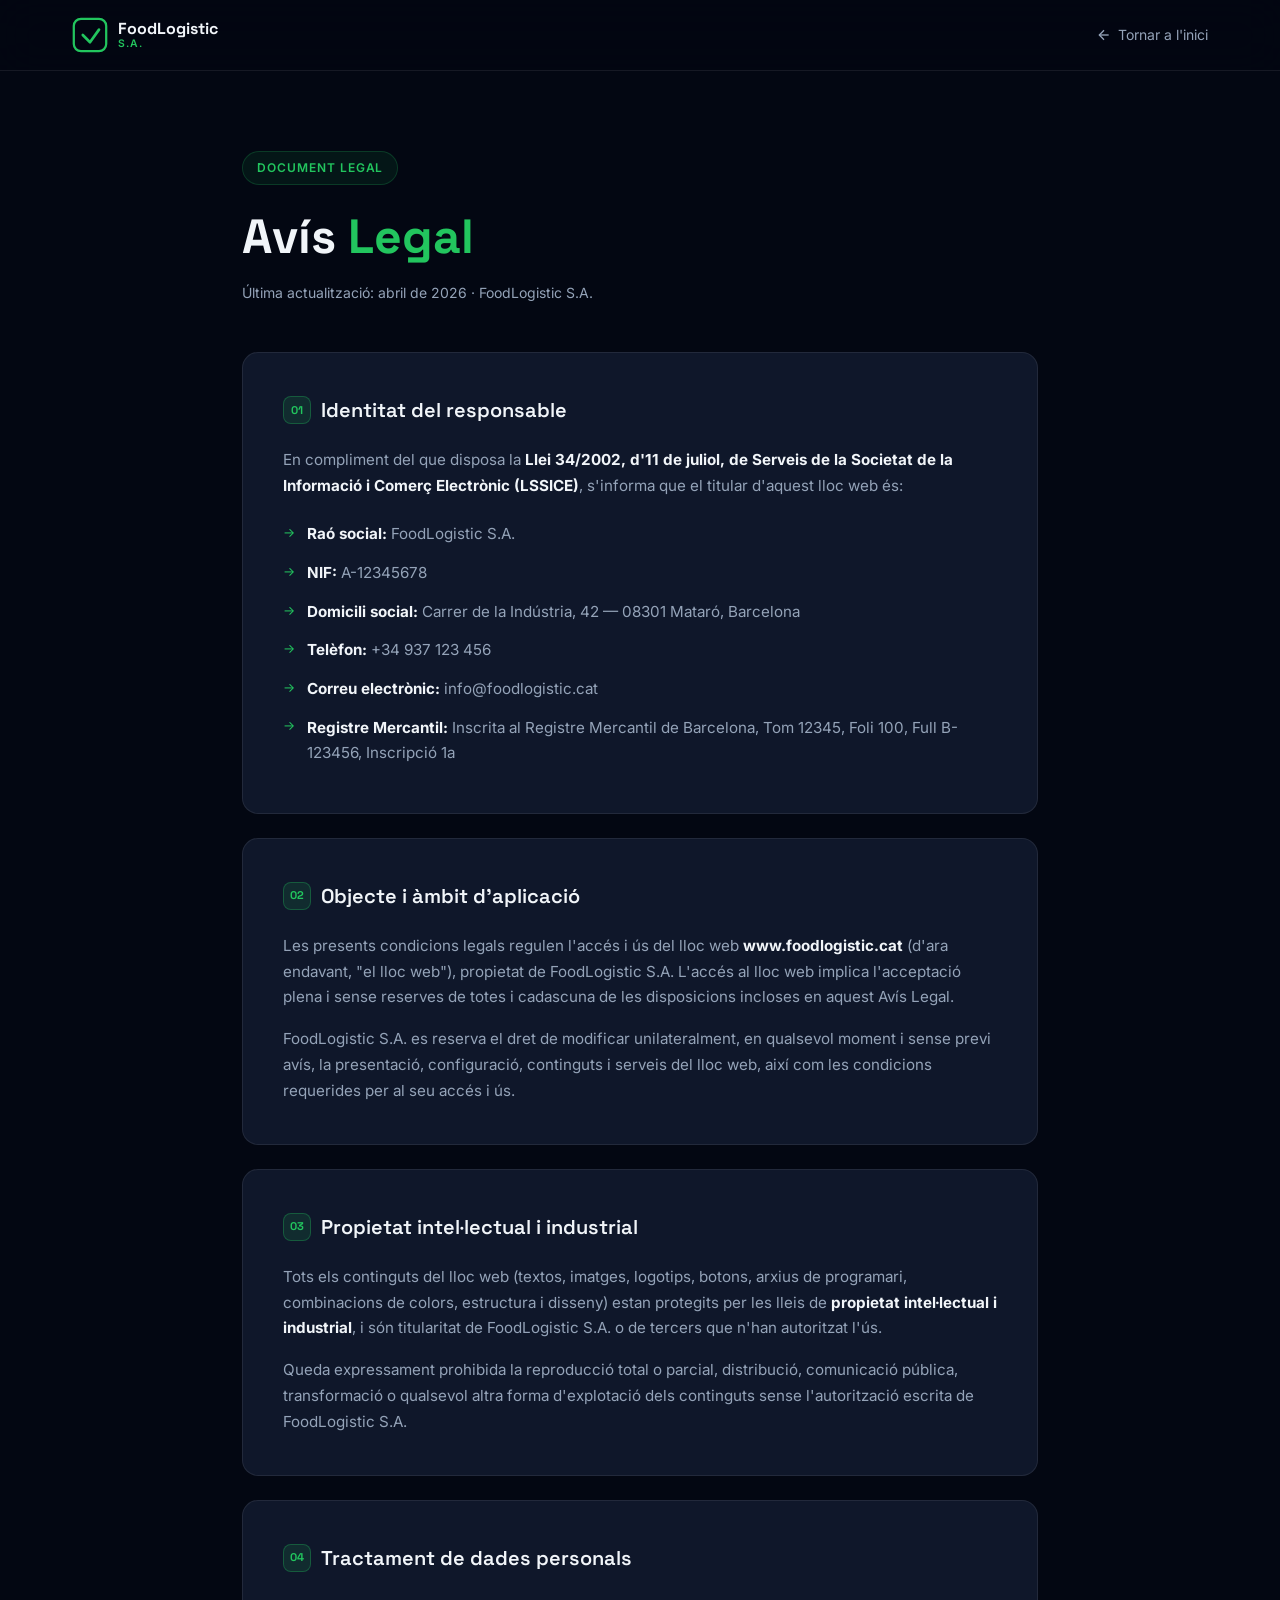
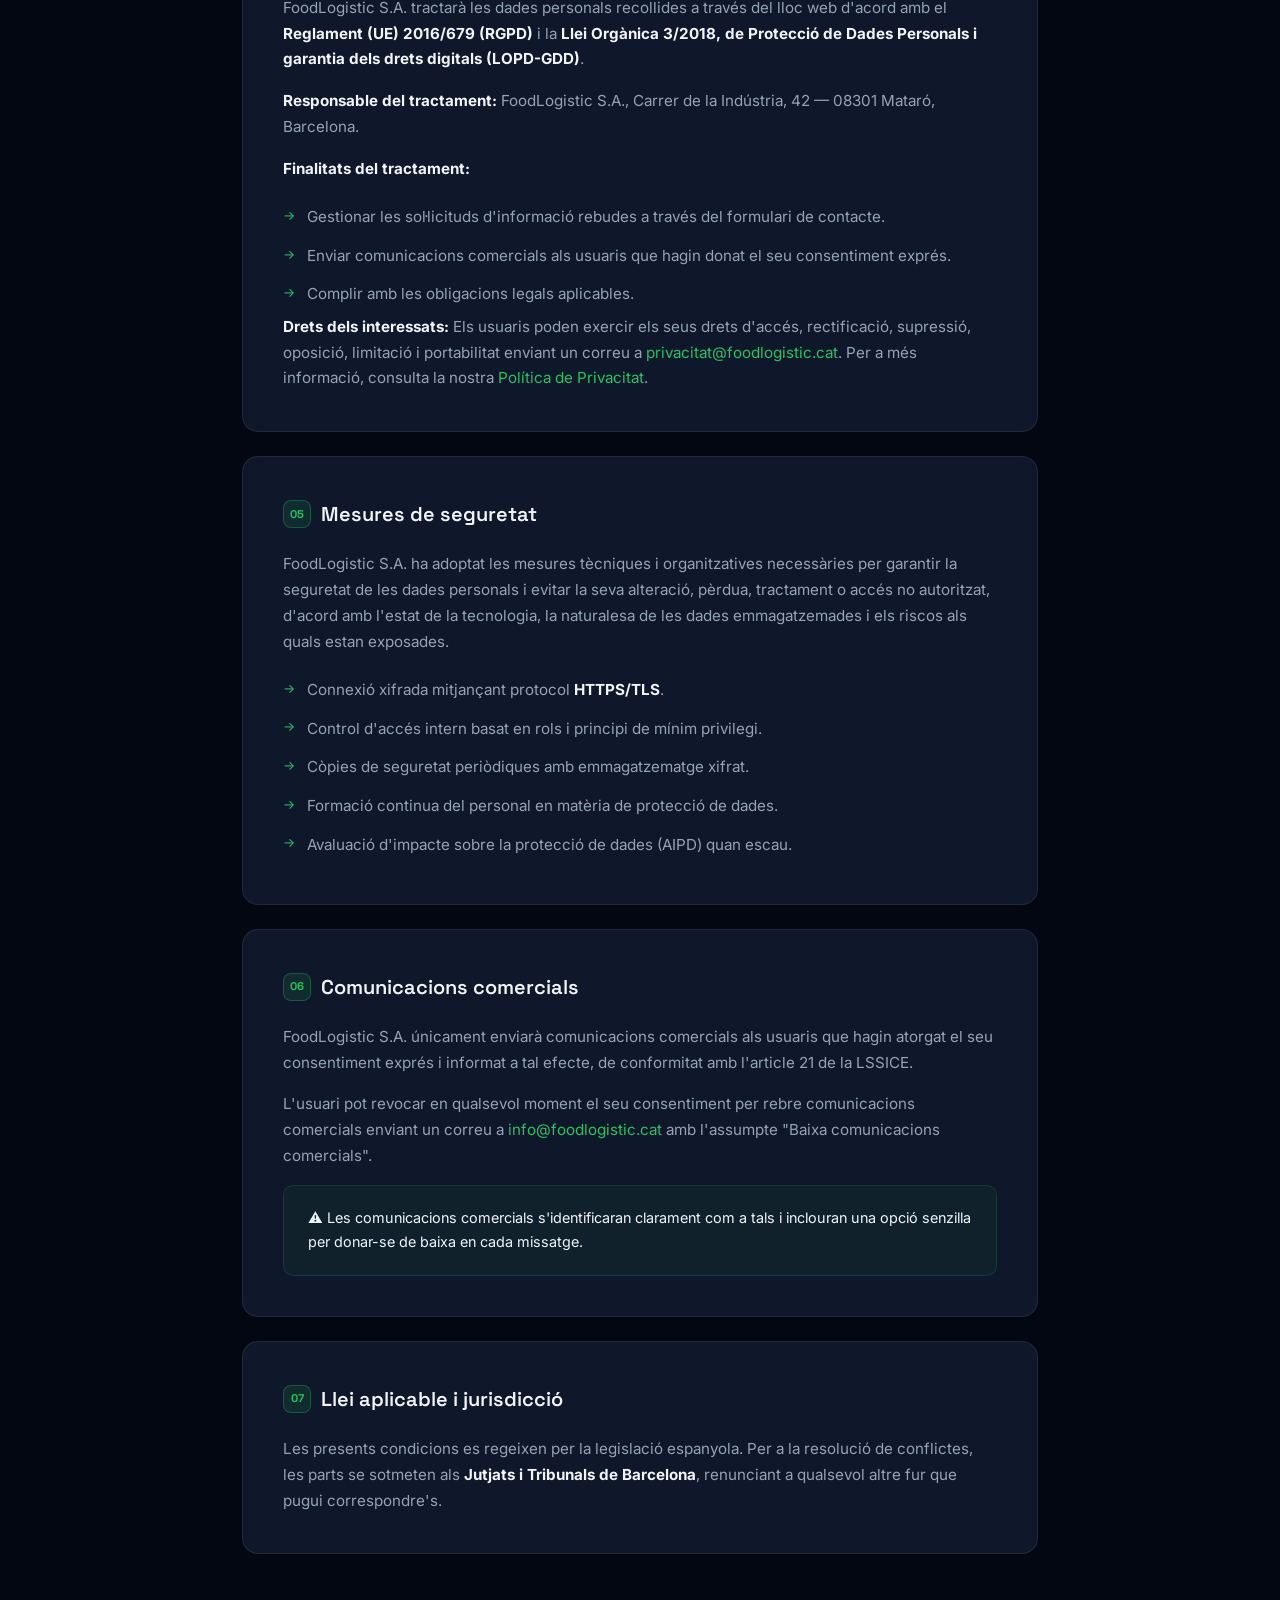
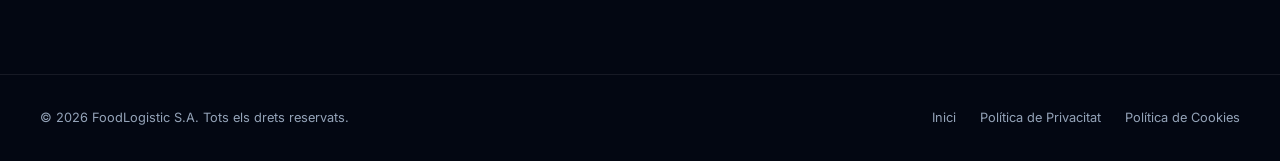
<file: docs/avis-legal.html>
<!DOCTYPE html>
<html lang="ca">
<head>
    <meta charset="UTF-8">
    <meta name="viewport" content="width=device-width, initial-scale=1.0">
    <title>Avís Legal — FoodLogistic S.A.</title>
    <link rel="preconnect" href="https://fonts.googleapis.com">
    <link rel="preconnect" href="https://fonts.gstatic.com" crossorigin>
    <link href="https://fonts.googleapis.com/css2?family=Inter:wght@300;400;500;600;700;800;900&family=Space+Grotesk:wght@400;500;600;700&display=swap" rel="stylesheet">
    <style>
        *, *::before, *::after { box-sizing: border-box; margin: 0; padding: 0; }
        :root {
            --green: #22c55e;
            --green-dark: #16a34a;
            --bg: #030712;
            --bg-2: #0f172a;
            --border: rgba(255,255,255,0.08);
            --text: #f1f5f9;
            --text-muted: #94a3b8;
            --font: 'Inter', sans-serif;
        }
        body { background: var(--bg); color: var(--text); font-family: var(--font); line-height: 1.7; }

        /* Header */
        .header { position: sticky; top: 0; z-index: 100; background: rgba(3,7,18,0.85); backdrop-filter: blur(20px); border-bottom: 1px solid var(--border); }
        .navbar { max-width: 1200px; margin: 0 auto; padding: 0 2rem; height: 70px; display: flex; align-items: center; justify-content: space-between; }
        .logo { display: flex; align-items: center; gap: 10px; text-decoration: none; }
        .logo-text { display: flex; flex-direction: column; line-height: 1.1; }
        .logo-name { font-family: 'Space Grotesk', sans-serif; font-weight: 700; font-size: 1rem; color: var(--text); }
        .logo-suffix { font-size: 0.65rem; color: var(--green); font-weight: 600; letter-spacing: 0.1em; }
        .back-btn { display: flex; align-items: center; gap: 6px; color: var(--text-muted); text-decoration: none; font-size: 0.875rem; transition: color 0.2s; }
        .back-btn:hover { color: var(--green); }
        .back-btn svg { transition: transform 0.2s; }
        .back-btn:hover svg { transform: translateX(-3px); }

        /* Hero legal */
        .legal-hero { padding: 5rem 2rem 3rem; max-width: 860px; margin: 0 auto; }
        .legal-tag { display: inline-flex; align-items: center; gap: 8px; background: rgba(34,197,94,0.08); border: 1px solid rgba(34,197,94,0.2); color: var(--green); font-size: 0.75rem; font-weight: 600; letter-spacing: 0.08em; text-transform: uppercase; padding: 6px 14px; border-radius: 100px; margin-bottom: 1.5rem; }
        .legal-title { font-family: 'Space Grotesk', sans-serif; font-size: clamp(2rem, 5vw, 3rem); font-weight: 700; line-height: 1.15; margin-bottom: 1rem; }
        .legal-title span { color: var(--green); }
        .legal-meta { color: var(--text-muted); font-size: 0.875rem; }

        /* Content */
        .legal-content { max-width: 860px; margin: 0 auto; padding: 0 2rem 6rem; }
        .legal-section { background: var(--bg-2); border: 1px solid var(--border); border-radius: 16px; padding: 2.5rem; margin-bottom: 1.5rem; transition: border-color 0.3s; }
        .legal-section:hover { border-color: rgba(34,197,94,0.2); }
        .legal-section h2 { font-family: 'Space Grotesk', sans-serif; font-size: 1.25rem; font-weight: 600; color: var(--text); margin-bottom: 1.25rem; display: flex; align-items: center; gap: 10px; }
        .section-num { width: 28px; height: 28px; background: rgba(34,197,94,0.12); border: 1px solid rgba(34,197,94,0.3); border-radius: 8px; display: flex; align-items: center; justify-content: center; font-size: 0.7rem; font-weight: 700; color: var(--green); flex-shrink: 0; }
        .legal-section p { color: var(--text-muted); margin-bottom: 1rem; font-size: 0.95rem; }
        .legal-section p:last-child { margin-bottom: 0; }
        .legal-section ul { list-style: none; padding: 0; }
        .legal-section ul li { color: var(--text-muted); font-size: 0.95rem; padding: 0.4rem 0 0.4rem 1.5rem; position: relative; }
        .legal-section ul li::before { content: '→'; position: absolute; left: 0; color: var(--green); font-size: 0.8rem; top: 0.45rem; }
        .highlight-box { background: rgba(34,197,94,0.06); border: 1px solid rgba(34,197,94,0.15); border-radius: 10px; padding: 1.25rem 1.5rem; margin-top: 1rem; }
        .highlight-box p { color: var(--text); margin: 0; font-size: 0.9rem; }
        strong { color: var(--text); }
        a { color: var(--green); text-decoration: none; }
        a:hover { text-decoration: underline; }

        /* Footer */
        .footer { border-top: 1px solid var(--border); padding: 2rem; }
        .footer-inner { max-width: 1200px; margin: 0 auto; display: flex; justify-content: space-between; align-items: center; flex-wrap: wrap; gap: 0.75rem; font-size: 0.8rem; color: var(--text-muted); }
        .footer-legal { display: flex; gap: 1.5rem; flex-wrap: wrap; }
        .footer-legal a { color: var(--text-muted); transition: color 0.2s; }
        .footer-legal a:hover { color: var(--green); }
    </style>
</head>
<body>
    <header class="header">
        <nav class="navbar">
            <a href="index.html" class="logo">
                <svg viewBox="0 0 40 40" width="36" height="36">
                    <rect x="2" y="2" width="36" height="36" rx="8" fill="none" stroke="#22c55e" stroke-width="2.5"/>
                    <path d="M12 20 L20 28 L30 14" stroke="#22c55e" stroke-width="3" fill="none" stroke-linecap="round" stroke-linejoin="round"/>
                </svg>
                <div class="logo-text">
                    <span class="logo-name">FoodLogistic</span>
                    <span class="logo-suffix">S.A.</span>
                </div>
            </a>
            <a href="index.html" class="back-btn">
                <svg width="16" height="16" viewBox="0 0 24 24" fill="none" stroke="currentColor" stroke-width="2"><line x1="19" y1="12" x2="5" y2="12"/><polyline points="12 19 5 12 12 5"/></svg>
                Tornar a l'inici
            </a>
        </nav>
    </header>

    <div class="legal-hero">
        <div class="legal-tag">Document legal</div>
        <h1 class="legal-title">Avís <span>Legal</span></h1>
        <p class="legal-meta">Última actualització: abril de 2026 · FoodLogistic S.A.</p>
    </div>

    <div class="legal-content">

        <div class="legal-section">
            <h2><span class="section-num">01</span> Identitat del responsable</h2>
            <p>En compliment del que disposa la <strong>Llei 34/2002, d'11 de juliol, de Serveis de la Societat de la Informació i Comerç Electrònic (LSSICE)</strong>, s'informa que el titular d'aquest lloc web és:</p>
            <ul>
                <li><strong>Raó social:</strong> FoodLogistic S.A.</li>
                <li><strong>NIF:</strong> A-12345678</li>
                <li><strong>Domicili social:</strong> Carrer de la Indústria, 42 — 08301 Mataró, Barcelona</li>
                <li><strong>Telèfon:</strong> +34 937 123 456</li>
                <li><strong>Correu electrònic:</strong> info@foodlogistic.cat</li>
                <li><strong>Registre Mercantil:</strong> Inscrita al Registre Mercantil de Barcelona, Tom 12345, Foli 100, Full B-123456, Inscripció 1a</li>
            </ul>
        </div>

        <div class="legal-section">
            <h2><span class="section-num">02</span> Objecte i àmbit d'aplicació</h2>
            <p>Les presents condicions legals regulen l'accés i ús del lloc web <strong>www.foodlogistic.cat</strong> (d'ara endavant, "el lloc web"), propietat de FoodLogistic S.A. L'accés al lloc web implica l'acceptació plena i sense reserves de totes i cadascuna de les disposicions incloses en aquest Avís Legal.</p>
            <p>FoodLogistic S.A. es reserva el dret de modificar unilateralment, en qualsevol moment i sense previ avís, la presentació, configuració, continguts i serveis del lloc web, així com les condicions requerides per al seu accés i ús.</p>
        </div>

        <div class="legal-section">
            <h2><span class="section-num">03</span> Propietat intel·lectual i industrial</h2>
            <p>Tots els continguts del lloc web (textos, imatges, logotips, botons, arxius de programari, combinacions de colors, estructura i disseny) estan protegits per les lleis de <strong>propietat intel·lectual i industrial</strong>, i són titularitat de FoodLogistic S.A. o de tercers que n'han autoritzat l'ús.</p>
            <p>Queda expressament prohibida la reproducció total o parcial, distribució, comunicació pública, transformació o qualsevol altra forma d'explotació dels continguts sense l'autorització escrita de FoodLogistic S.A.</p>
        </div>

        <div class="legal-section">
            <h2><span class="section-num">04</span> Tractament de dades personals</h2>
            <p>FoodLogistic S.A. tractarà les dades personals recollides a través del lloc web d'acord amb el <strong>Reglament (UE) 2016/679 (RGPD)</strong> i la <strong>Llei Orgànica 3/2018, de Protecció de Dades Personals i garantia dels drets digitals (LOPD-GDD)</strong>.</p>
            <p><strong>Responsable del tractament:</strong> FoodLogistic S.A., Carrer de la Indústria, 42 — 08301 Mataró, Barcelona.</p>
            <p><strong>Finalitats del tractament:</strong></p>
            <ul>
                <li>Gestionar les sol·licituds d'informació rebudes a través del formulari de contacte.</li>
                <li>Enviar comunicacions comercials als usuaris que hagin donat el seu consentiment exprés.</li>
                <li>Complir amb les obligacions legals aplicables.</li>
            </ul>
            <p><strong>Drets dels interessats:</strong> Els usuaris poden exercir els seus drets d'accés, rectificació, supressió, oposició, limitació i portabilitat enviant un correu a <a href="mailto:privacitat@foodlogistic.cat">privacitat@foodlogistic.cat</a>. Per a més informació, consulta la nostra <a href="politica-privacitat.html">Política de Privacitat</a>.</p>
        </div>

        <div class="legal-section">
            <h2><span class="section-num">05</span> Mesures de seguretat</h2>
            <p>FoodLogistic S.A. ha adoptat les mesures tècniques i organitzatives necessàries per garantir la seguretat de les dades personals i evitar la seva alteració, pèrdua, tractament o accés no autoritzat, d'acord amb l'estat de la tecnologia, la naturalesa de les dades emmagatzemades i els riscos als quals estan exposades.</p>
            <ul>
                <li>Connexió xifrada mitjançant protocol <strong>HTTPS/TLS</strong>.</li>
                <li>Control d'accés intern basat en rols i principi de mínim privilegi.</li>
                <li>Còpies de seguretat periòdiques amb emmagatzematge xifrat.</li>
                <li>Formació continua del personal en matèria de protecció de dades.</li>
                <li>Avaluació d'impacte sobre la protecció de dades (AIPD) quan escau.</li>
            </ul>
        </div>

        <div class="legal-section">
            <h2><span class="section-num">06</span> Comunicacions comercials</h2>
            <p>FoodLogistic S.A. únicament enviarà comunicacions comercials als usuaris que hagin atorgat el seu consentiment exprés i informat a tal efecte, de conformitat amb l'article 21 de la LSSICE.</p>
            <p>L'usuari pot revocar en qualsevol moment el seu consentiment per rebre comunicacions comercials enviant un correu a <a href="mailto:info@foodlogistic.cat">info@foodlogistic.cat</a> amb l'assumpte "Baixa comunicacions comercials".</p>
            <div class="highlight-box">
                <p>⚠️ Les comunicacions comercials s'identificaran clarament com a tals i inclouran una opció senzilla per donar-se de baixa en cada missatge.</p>
            </div>
        </div>

        <div class="legal-section">
            <h2><span class="section-num">07</span> Llei aplicable i jurisdicció</h2>
            <p>Les presents condicions es regeixen per la legislació espanyola. Per a la resolució de conflictes, les parts se sotmeten als <strong>Jutjats i Tribunals de Barcelona</strong>, renunciant a qualsevol altre fur que pugui correspondre's.</p>
        </div>

    </div>

    <footer class="footer">
        <div class="footer-inner">
            <span>&copy; 2026 FoodLogistic S.A. Tots els drets reservats.</span>
            <div class="footer-legal">
                <a href="index.html">Inici</a>
                <a href="politica-privacitat.html">Política de Privacitat</a>
                <a href="politica-cookies.html">Política de Cookies</a>
            </div>
        </div>
    </footer>
</body>
</html>
</file>
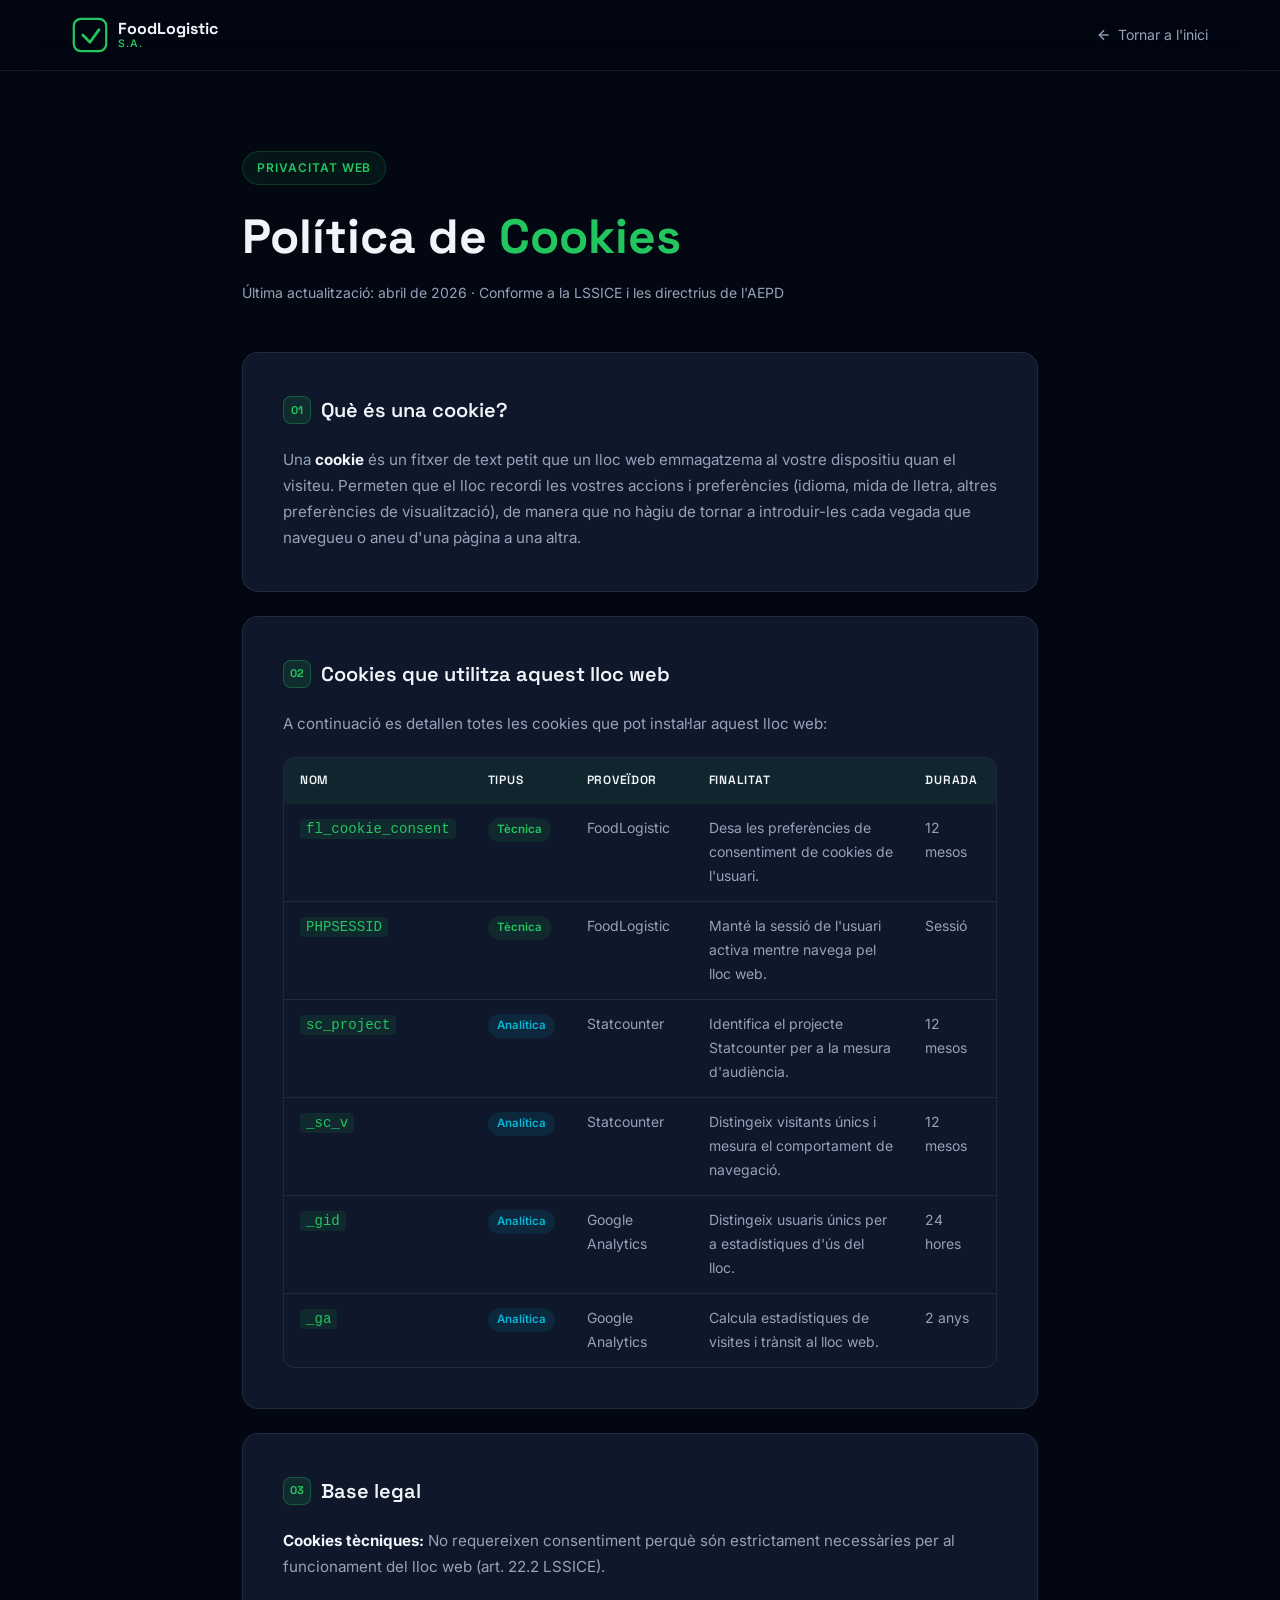
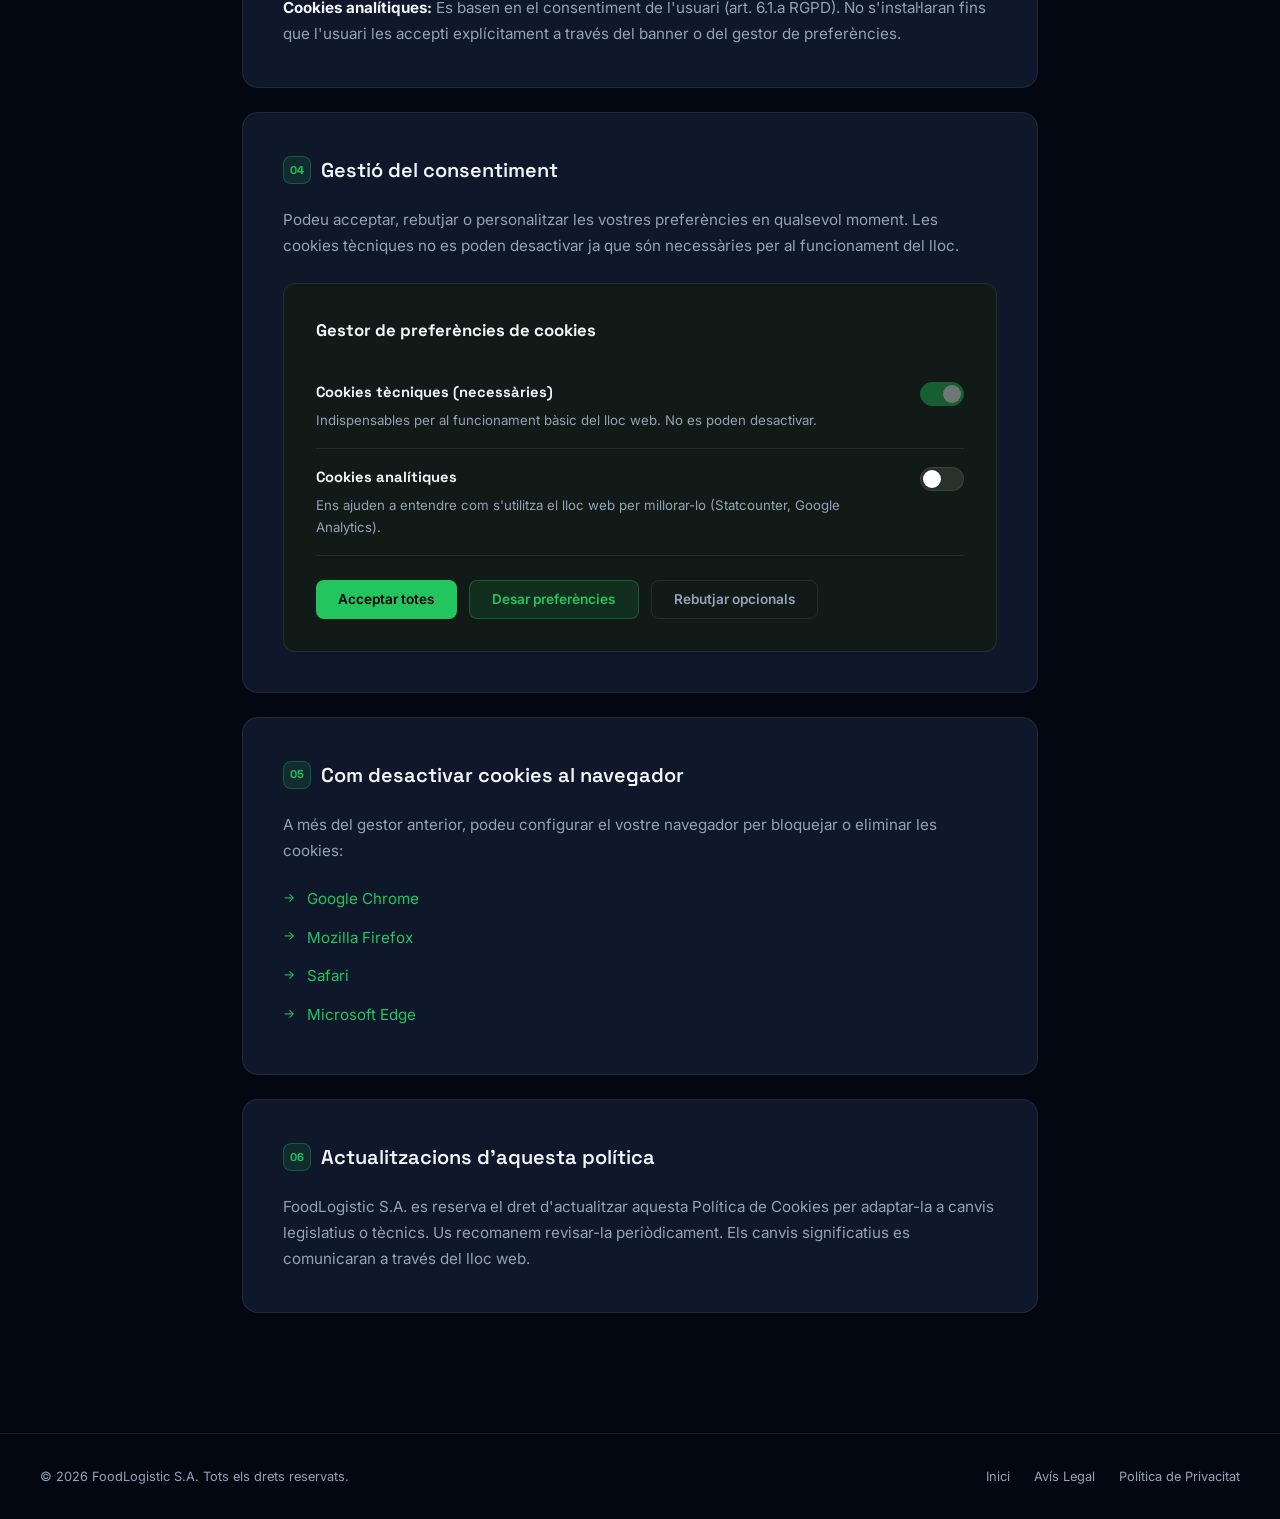
<file: docs/politica-cookies.html>
<!DOCTYPE html>
<html lang="ca">
<head>
    <meta charset="UTF-8">
    <meta name="viewport" content="width=device-width, initial-scale=1.0">
    <title>Política de Cookies — FoodLogistic S.A.</title>
    <link rel="preconnect" href="https://fonts.googleapis.com">
    <link rel="preconnect" href="https://fonts.gstatic.com" crossorigin>
    <link href="https://fonts.googleapis.com/css2?family=Inter:wght@300;400;500;600;700;800;900&family=Space+Grotesk:wght@400;500;600;700&display=swap" rel="stylesheet">
    <style>
        *, *::before, *::after { box-sizing: border-box; margin: 0; padding: 0; }
        :root {
            --green: #22c55e;
            --bg: #030712;
            --bg-2: #0f172a;
            --bg-3: #111a16;
            --border: rgba(255,255,255,0.08);
            --text: #f1f5f9;
            --text-muted: #94a3b8;
            --font: 'Inter', sans-serif;
        }
        body { background: var(--bg); color: var(--text); font-family: var(--font); line-height: 1.7; }

        .header { position: sticky; top: 0; z-index: 100; background: rgba(3,7,18,0.85); backdrop-filter: blur(20px); border-bottom: 1px solid var(--border); }
        .navbar { max-width: 1200px; margin: 0 auto; padding: 0 2rem; height: 70px; display: flex; align-items: center; justify-content: space-between; }
        .logo { display: flex; align-items: center; gap: 10px; text-decoration: none; }
        .logo-text { display: flex; flex-direction: column; line-height: 1.1; }
        .logo-name { font-family: 'Space Grotesk', sans-serif; font-weight: 700; font-size: 1rem; color: var(--text); }
        .logo-suffix { font-size: 0.65rem; color: var(--green); font-weight: 600; letter-spacing: 0.1em; }
        .back-btn { display: flex; align-items: center; gap: 6px; color: var(--text-muted); text-decoration: none; font-size: 0.875rem; transition: color 0.2s; }
        .back-btn:hover { color: var(--green); }
        .back-btn svg { transition: transform 0.2s; }
        .back-btn:hover svg { transform: translateX(-3px); }

        .legal-hero { padding: 5rem 2rem 3rem; max-width: 860px; margin: 0 auto; }
        .legal-tag { display: inline-flex; align-items: center; gap: 8px; background: rgba(34,197,94,0.08); border: 1px solid rgba(34,197,94,0.2); color: var(--green); font-size: 0.75rem; font-weight: 600; letter-spacing: 0.08em; text-transform: uppercase; padding: 6px 14px; border-radius: 100px; margin-bottom: 1.5rem; }
        .legal-title { font-family: 'Space Grotesk', sans-serif; font-size: clamp(2rem, 5vw, 3rem); font-weight: 700; line-height: 1.15; margin-bottom: 1rem; }
        .legal-title span { color: var(--green); }
        .legal-meta { color: var(--text-muted); font-size: 0.875rem; }

        .legal-content { max-width: 860px; margin: 0 auto; padding: 0 2rem 6rem; }
        .legal-section { background: var(--bg-2); border: 1px solid var(--border); border-radius: 16px; padding: 2.5rem; margin-bottom: 1.5rem; transition: border-color 0.3s; }
        .legal-section:hover { border-color: rgba(34,197,94,0.2); }
        .legal-section h2 { font-family: 'Space Grotesk', sans-serif; font-size: 1.25rem; font-weight: 600; color: var(--text); margin-bottom: 1.25rem; display: flex; align-items: center; gap: 10px; }
        .section-num { width: 28px; height: 28px; background: rgba(34,197,94,0.12); border: 1px solid rgba(34,197,94,0.3); border-radius: 8px; display: flex; align-items: center; justify-content: center; font-size: 0.7rem; font-weight: 700; color: var(--green); flex-shrink: 0; }
        .legal-section p { color: var(--text-muted); margin-bottom: 1rem; font-size: 0.95rem; }
        .legal-section p:last-child { margin-bottom: 0; }
        .legal-section ul { list-style: none; padding: 0; }
        .legal-section ul li { color: var(--text-muted); font-size: 0.95rem; padding: 0.4rem 0 0.4rem 1.5rem; position: relative; }
        .legal-section ul li::before { content: '→'; position: absolute; left: 0; color: var(--green); font-size: 0.8rem; top: 0.45rem; }
        strong { color: var(--text); }
        a { color: var(--green); text-decoration: none; }
        a:hover { text-decoration: underline; }
        code { font-family: monospace; background: rgba(34,197,94,0.1); color: var(--green); padding: 2px 6px; border-radius: 4px; font-size: 0.88rem; }

        /* Taula de cookies */
        .cookies-table-wrap { overflow-x: auto; margin-top: 1.25rem; border-radius: 12px; border: 1px solid var(--border); }
        table { width: 100%; border-collapse: collapse; font-size: 0.875rem; }
        thead { background: rgba(34,197,94,0.08); }
        th { padding: 0.8rem 1rem; text-align: left; color: var(--text); font-family: 'Space Grotesk', sans-serif; font-weight: 600; font-size: 0.75rem; text-transform: uppercase; letter-spacing: 0.06em; white-space: nowrap; }
        td { padding: 0.8rem 1rem; color: var(--text-muted); border-bottom: 1px solid var(--border); vertical-align: top; }
        tr:last-child td { border-bottom: none; }
        tr:hover td { background: rgba(34,197,94,0.03); }
        .badge { display: inline-block; padding: 2px 9px; border-radius: 999px; font-size: 0.72rem; font-weight: 600; }
        .badge--tec { background: rgba(34,197,94,0.1); color: var(--green); }
        .badge--ana { background: rgba(6,182,212,0.1); color: #06b6d4; }

        /* Gestor de preferències */
        .prefs-panel { background: var(--bg-3); border: 1px solid var(--border); border-radius: 12px; padding: 2rem; margin-top: 1.5rem; }
        .prefs-panel h3 { font-family: 'Space Grotesk', sans-serif; color: var(--text); font-size: 1.05rem; font-weight: 700; margin-bottom: 1.25rem; }
        .pref-item { display: flex; align-items: flex-start; justify-content: space-between; gap: 1.5rem; padding: 1rem 0; border-bottom: 1px solid var(--border); }
        .pref-item:last-of-type { border-bottom: none; }
        .pref-info h4 { font-family: 'Space Grotesk', sans-serif; color: var(--text); font-size: 0.92rem; font-weight: 700; margin-bottom: 0.25rem; }
        .pref-info p { color: var(--text-muted); font-size: 0.83rem; margin: 0; }
        .toggle { position: relative; width: 44px; height: 24px; flex-shrink: 0; margin-top: 2px; }
        .toggle input { opacity: 0; width: 0; height: 0; }
        .slider { position: absolute; inset: 0; background: rgba(255,255,255,0.1); border-radius: 999px; cursor: pointer; transition: 0.3s; border: 1px solid var(--border); }
        .slider::before { content: ''; position: absolute; width: 18px; height: 18px; left: 2px; bottom: 2px; background: #fff; border-radius: 50%; transition: 0.3s; }
        input:checked + .slider { background: var(--green); border-color: var(--green); }
        input:checked + .slider::before { transform: translateX(20px); }
        input:disabled + .slider { opacity: 0.4; cursor: not-allowed; }
        .prefs-actions { display: flex; gap: 0.75rem; margin-top: 1.5rem; flex-wrap: wrap; }
        .btn-pref { padding: 0.65rem 1.4rem; border-radius: 8px; font-size: 0.85rem; font-weight: 600; cursor: pointer; transition: all 0.2s; border: none; font-family: 'Inter', sans-serif; white-space: nowrap; }
        .btn-pref--accept { background: var(--green); color: #000; }
        .btn-pref--accept:hover { background: #16a34a; transform: translateY(-1px); }
        .btn-pref--save { background: rgba(34,197,94,0.12); color: var(--green); border: 1px solid rgba(34,197,94,0.3); }
        .btn-pref--save:hover { background: rgba(34,197,94,0.2); }
        .btn-pref--reject { background: transparent; color: var(--text-muted); border: 1px solid var(--border); }
        .btn-pref--reject:hover { border-color: rgba(255,255,255,0.3); color: var(--text); }

        /* Footer */
        .footer { border-top: 1px solid var(--border); padding: 2rem; }
        .footer-inner { max-width: 1200px; margin: 0 auto; display: flex; justify-content: space-between; align-items: center; flex-wrap: wrap; gap: 0.75rem; font-size: 0.8rem; color: var(--text-muted); }
        .footer-legal { display: flex; gap: 1.5rem; flex-wrap: wrap; }
        .footer-legal a { color: var(--text-muted); transition: color 0.2s; }
        .footer-legal a:hover { color: var(--green); }
    </style>
</head>
<body>
    <header class="header">
        <nav class="navbar">
            <a href="index.html" class="logo">
                <svg viewBox="0 0 40 40" width="36" height="36">
                    <rect x="2" y="2" width="36" height="36" rx="8" fill="none" stroke="#22c55e" stroke-width="2.5"/>
                    <path d="M12 20 L20 28 L30 14" stroke="#22c55e" stroke-width="3" fill="none" stroke-linecap="round" stroke-linejoin="round"/>
                </svg>
                <div class="logo-text">
                    <span class="logo-name">FoodLogistic</span>
                    <span class="logo-suffix">S.A.</span>
                </div>
            </a>
            <a href="index.html" class="back-btn">
                <svg width="16" height="16" viewBox="0 0 24 24" fill="none" stroke="currentColor" stroke-width="2"><line x1="19" y1="12" x2="5" y2="12"/><polyline points="12 19 5 12 12 5"/></svg>
                Tornar a l'inici
            </a>
        </nav>
    </header>

    <div class="legal-hero">
        <div class="legal-tag">Privacitat web</div>
        <h1 class="legal-title">Política de <span>Cookies</span></h1>
        <p class="legal-meta">Última actualització: abril de 2026 · Conforme a la LSSICE i les directrius de l'AEPD</p>
    </div>

    <div class="legal-content">

        <div class="legal-section">
            <h2><span class="section-num">01</span> Què és una cookie?</h2>
            <p>Una <strong>cookie</strong> és un fitxer de text petit que un lloc web emmagatzema al vostre dispositiu quan el visiteu. Permeten que el lloc recordi les vostres accions i preferències (idioma, mida de lletra, altres preferències de visualització), de manera que no hàgiu de tornar a introduir-les cada vegada que navegueu o aneu d'una pàgina a una altra.</p>
        </div>

        <div class="legal-section">
            <h2><span class="section-num">02</span> Cookies que utilitza aquest lloc web</h2>
            <p>A continuació es detallen totes les cookies que pot instal·lar aquest lloc web:</p>
            <div class="cookies-table-wrap">
                <table>
                    <thead>
                        <tr><th>Nom</th><th>Tipus</th><th>Proveïdor</th><th>Finalitat</th><th>Durada</th></tr>
                    </thead>
                    <tbody>
                        <tr>
                            <td><code>fl_cookie_consent</code></td>
                            <td><span class="badge badge--tec">Tècnica</span></td>
                            <td>FoodLogistic</td>
                            <td>Desa les preferències de consentiment de cookies de l'usuari.</td>
                            <td>12 mesos</td>
                        </tr>
                        <tr>
                            <td><code>PHPSESSID</code></td>
                            <td><span class="badge badge--tec">Tècnica</span></td>
                            <td>FoodLogistic</td>
                            <td>Manté la sessió de l'usuari activa mentre navega pel lloc web.</td>
                            <td>Sessió</td>
                        </tr>
                        <tr>
                            <td><code>sc_project</code></td>
                            <td><span class="badge badge--ana">Analítica</span></td>
                            <td>Statcounter</td>
                            <td>Identifica el projecte Statcounter per a la mesura d'audiència.</td>
                            <td>12 mesos</td>
                        </tr>
                        <tr>
                            <td><code>_sc_v</code></td>
                            <td><span class="badge badge--ana">Analítica</span></td>
                            <td>Statcounter</td>
                            <td>Distingeix visitants únics i mesura el comportament de navegació.</td>
                            <td>12 mesos</td>
                        </tr>
                        <tr>
                            <td><code>_gid</code></td>
                            <td><span class="badge badge--ana">Analítica</span></td>
                            <td>Google Analytics</td>
                            <td>Distingeix usuaris únics per a estadístiques d'ús del lloc.</td>
                            <td>24 hores</td>
                        </tr>
                        <tr>
                            <td><code>_ga</code></td>
                            <td><span class="badge badge--ana">Analítica</span></td>
                            <td>Google Analytics</td>
                            <td>Calcula estadístiques de visites i trànsit al lloc web.</td>
                            <td>2 anys</td>
                        </tr>
                    </tbody>
                </table>
            </div>
        </div>

        <div class="legal-section">
            <h2><span class="section-num">03</span> Base legal</h2>
            <p><strong>Cookies tècniques:</strong> No requereixen consentiment perquè són estrictament necessàries per al funcionament del lloc web (art. 22.2 LSSICE).</p>
            <p><strong>Cookies analítiques:</strong> Es basen en el consentiment de l'usuari (art. 6.1.a RGPD). No s'instal·laran fins que l'usuari les accepti explícitament a través del banner o del gestor de preferències.</p>
        </div>

        <div class="legal-section">
            <h2><span class="section-num">04</span> Gestió del consentiment</h2>
            <p>Podeu acceptar, rebutjar o personalitzar les vostres preferències en qualsevol moment. Les cookies tècniques no es poden desactivar ja que són necessàries per al funcionament del lloc.</p>
            <div class="prefs-panel">
                <h3>Gestor de preferències de cookies</h3>
                <div class="pref-item">
                    <div class="pref-info">
                        <h4>Cookies tècniques (necessàries)</h4>
                        <p>Indispensables per al funcionament bàsic del lloc web. No es poden desactivar.</p>
                    </div>
                    <label class="toggle"><input type="checkbox" checked disabled><span class="slider"></span></label>
                </div>
                <div class="pref-item">
                    <div class="pref-info">
                        <h4>Cookies analítiques</h4>
                        <p>Ens ajuden a entendre com s'utilitza el lloc web per millorar-lo (Statcounter, Google Analytics).</p>
                    </div>
                    <label class="toggle"><input type="checkbox" id="pref-analytics"><span class="slider"></span></label>
                </div>
                <div class="prefs-actions">
                    <button class="btn-pref btn-pref--accept" onclick="savePrefs(true)">Acceptar totes</button>
                    <button class="btn-pref btn-pref--save" onclick="savePrefs(null)">Desar preferències</button>
                    <button class="btn-pref btn-pref--reject" onclick="savePrefs(false)">Rebutjar opcionals</button>
                </div>
            </div>
        </div>

        <div class="legal-section">
            <h2><span class="section-num">05</span> Com desactivar cookies al navegador</h2>
            <p>A més del gestor anterior, podeu configurar el vostre navegador per bloquejar o eliminar les cookies:</p>
            <ul>
                <li><a href="https://support.google.com/chrome/answer/95647" target="_blank" rel="noopener">Google Chrome</a></li>
                <li><a href="https://support.mozilla.org/ca/kb/galetes-informacio-que-els-llocs-web-emmagatzemen" target="_blank" rel="noopener">Mozilla Firefox</a></li>
                <li><a href="https://support.apple.com/ca-es/guide/safari/sfri11471/mac" target="_blank" rel="noopener">Safari</a></li>
                <li><a href="https://support.microsoft.com/ca-es/windows/eliminar-i-administrar-les-galetes-168dab11-0753-043d-7c16-ede5947fc64d" target="_blank" rel="noopener">Microsoft Edge</a></li>
            </ul>
        </div>

        <div class="legal-section">
            <h2><span class="section-num">06</span> Actualitzacions d'aquesta política</h2>
            <p>FoodLogistic S.A. es reserva el dret d'actualitzar aquesta Política de Cookies per adaptar-la a canvis legislatius o tècnics. Us recomanem revisar-la periòdicament. Els canvis significatius es comunicaran a través del lloc web.</p>
        </div>

    </div>

    <footer class="footer">
        <div class="footer-inner">
            <span>&copy; 2026 FoodLogistic S.A. Tots els drets reservats.</span>
            <div class="footer-legal">
                <a href="index.html">Inici</a>
                <a href="avis-legal.html">Avís Legal</a>
                <a href="politica-privacitat.html">Política de Privacitat</a>
            </div>
        </div>
    </footer>

    <script>
        function savePrefs(acceptAll) {
            const analytics = document.getElementById('pref-analytics');
            if (acceptAll === true) analytics.checked = true;
            if (acceptAll === false) analytics.checked = false;
            localStorage.setItem('fl_cookie_consent', JSON.stringify({ choice: acceptAll === true ? 'accept' : (acceptAll === false ? 'reject' : 'custom'), analytics: analytics.checked, ts: Date.now() }));
            const msg = document.createElement('div');
            msg.style.cssText = 'position:fixed;bottom:2rem;right:2rem;background:#22c55e;color:#000;padding:0.75rem 1.5rem;border-radius:8px;font-weight:600;font-size:0.875rem;z-index:9999;';
            msg.textContent = 'Preferències de cookies desades correctament.';
            document.body.appendChild(msg);
            setTimeout(() => msg.remove(), 3000);
        }
        const saved = localStorage.getItem('fl_cookie_consent');
        if (saved) {
            try { document.getElementById('pref-analytics').checked = !!JSON.parse(saved).analytics; } catch(e) {}
        }
    </script>
</body>
</html>
</file>
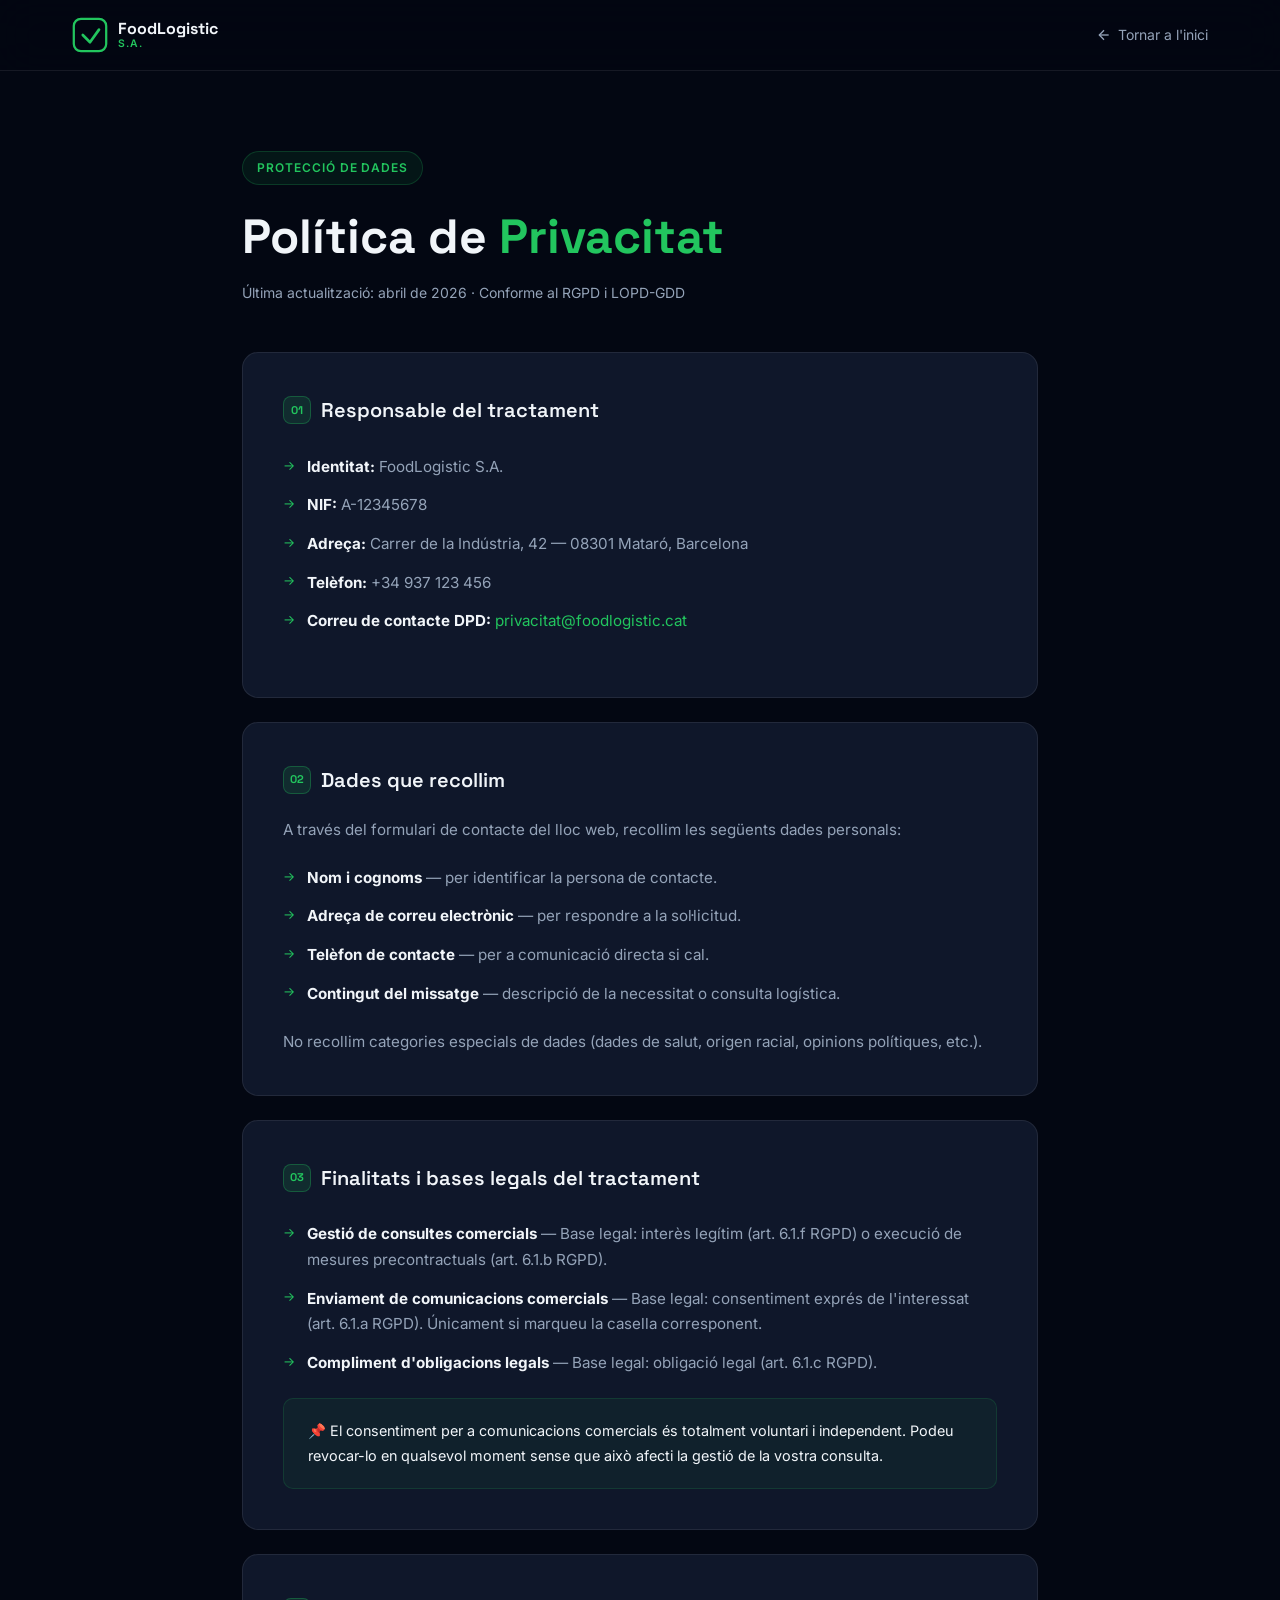
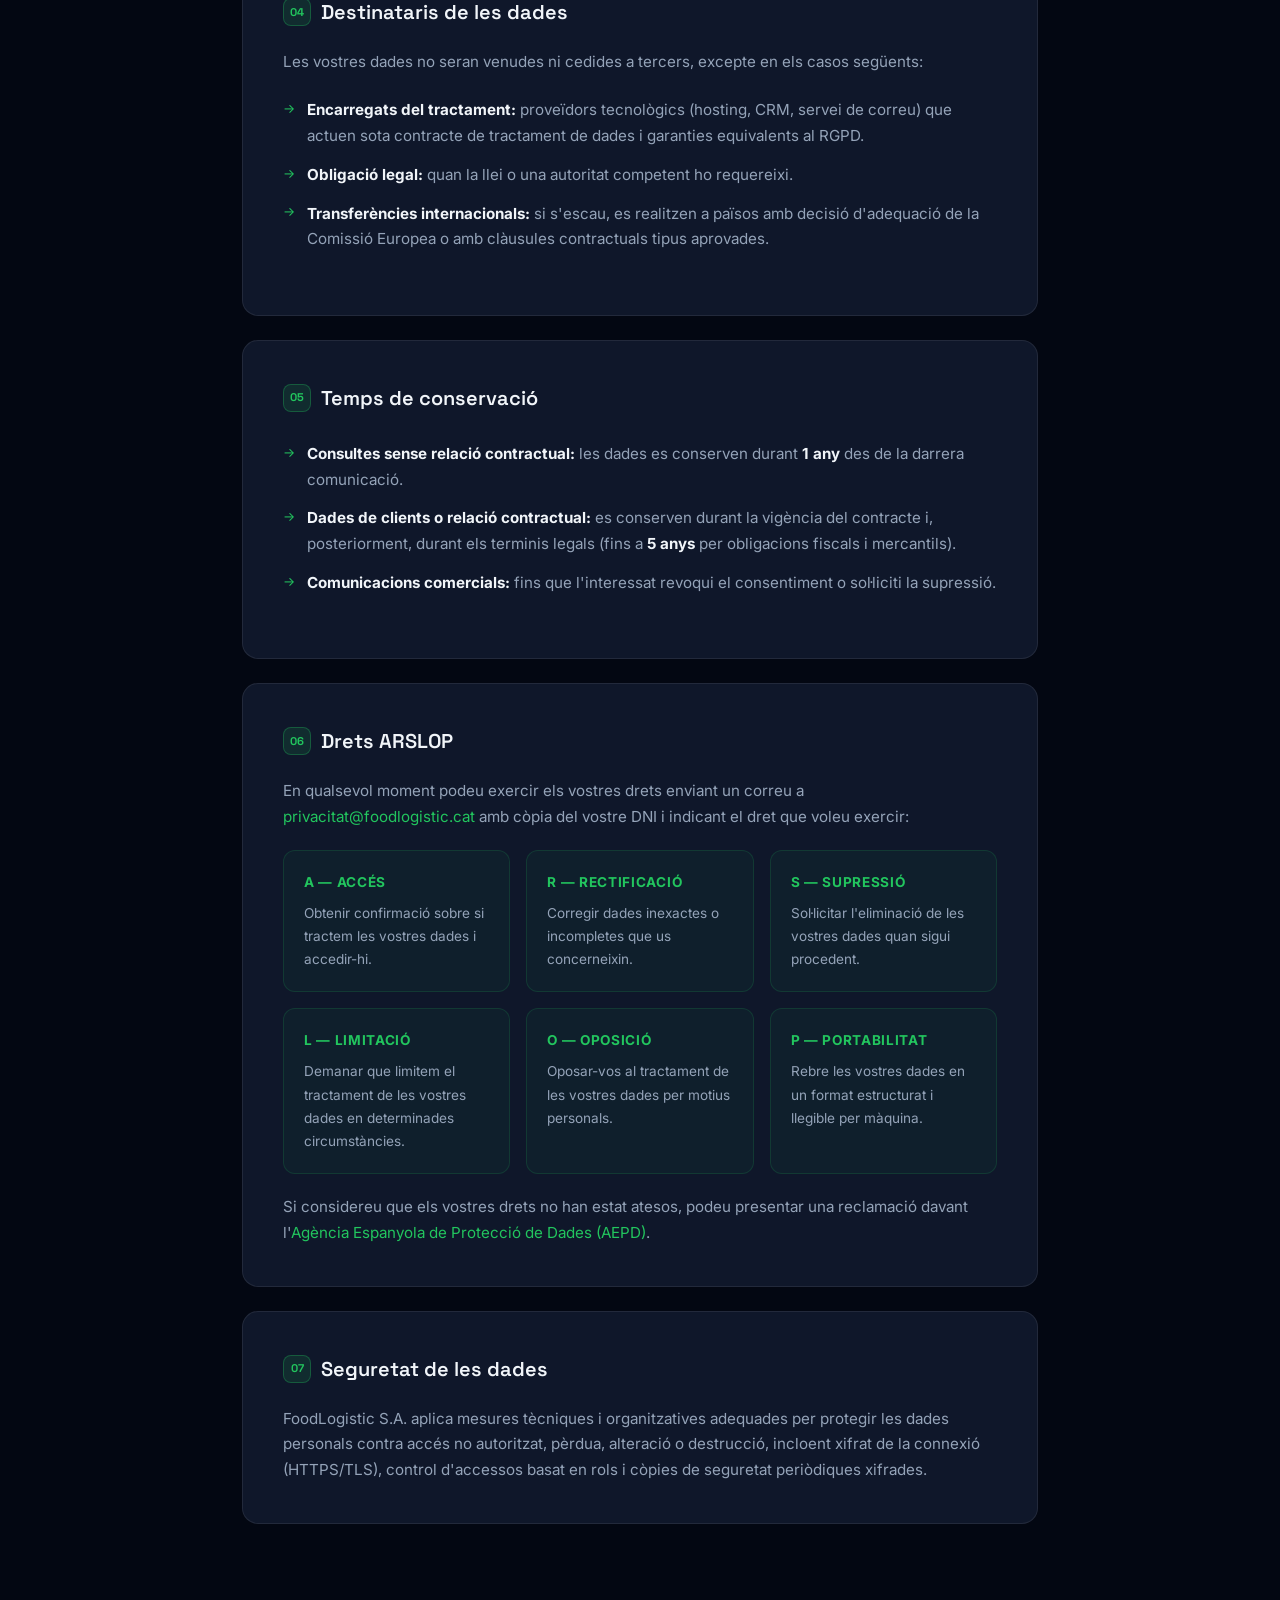
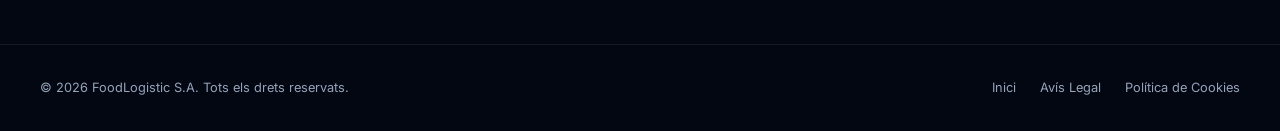
<file: docs/politica-privacitat.html>
<!DOCTYPE html>
<html lang="ca">
<head>
    <meta charset="UTF-8">
    <meta name="viewport" content="width=device-width, initial-scale=1.0">
    <title>Política de Privacitat — FoodLogistic S.A.</title>
    <link rel="preconnect" href="https://fonts.googleapis.com">
    <link rel="preconnect" href="https://fonts.gstatic.com" crossorigin>
    <link href="https://fonts.googleapis.com/css2?family=Inter:wght@300;400;500;600;700;800;900&family=Space+Grotesk:wght@400;500;600;700&display=swap" rel="stylesheet">
    <style>
        *, *::before, *::after { box-sizing: border-box; margin: 0; padding: 0; }
        :root {
            --green: #22c55e;
            --bg: #030712;
            --bg-2: #0f172a;
            --border: rgba(255,255,255,0.08);
            --text: #f1f5f9;
            --text-muted: #94a3b8;
            --font: 'Inter', sans-serif;
        }
        body { background: var(--bg); color: var(--text); font-family: var(--font); line-height: 1.7; }

        .header { position: sticky; top: 0; z-index: 100; background: rgba(3,7,18,0.85); backdrop-filter: blur(20px); border-bottom: 1px solid var(--border); }
        .navbar { max-width: 1200px; margin: 0 auto; padding: 0 2rem; height: 70px; display: flex; align-items: center; justify-content: space-between; }
        .logo { display: flex; align-items: center; gap: 10px; text-decoration: none; }
        .logo-text { display: flex; flex-direction: column; line-height: 1.1; }
        .logo-name { font-family: 'Space Grotesk', sans-serif; font-weight: 700; font-size: 1rem; color: var(--text); }
        .logo-suffix { font-size: 0.65rem; color: var(--green); font-weight: 600; letter-spacing: 0.1em; }
        .back-btn { display: flex; align-items: center; gap: 6px; color: var(--text-muted); text-decoration: none; font-size: 0.875rem; transition: color 0.2s; }
        .back-btn:hover { color: var(--green); }
        .back-btn svg { transition: transform 0.2s; }
        .back-btn:hover svg { transform: translateX(-3px); }

        .legal-hero { padding: 5rem 2rem 3rem; max-width: 860px; margin: 0 auto; }
        .legal-tag { display: inline-flex; align-items: center; gap: 8px; background: rgba(34,197,94,0.08); border: 1px solid rgba(34,197,94,0.2); color: var(--green); font-size: 0.75rem; font-weight: 600; letter-spacing: 0.08em; text-transform: uppercase; padding: 6px 14px; border-radius: 100px; margin-bottom: 1.5rem; }
        .legal-title { font-family: 'Space Grotesk', sans-serif; font-size: clamp(2rem, 5vw, 3rem); font-weight: 700; line-height: 1.15; margin-bottom: 1rem; }
        .legal-title span { color: var(--green); }
        .legal-meta { color: var(--text-muted); font-size: 0.875rem; }

        .legal-content { max-width: 860px; margin: 0 auto; padding: 0 2rem 6rem; }
        .legal-section { background: var(--bg-2); border: 1px solid var(--border); border-radius: 16px; padding: 2.5rem; margin-bottom: 1.5rem; transition: border-color 0.3s; }
        .legal-section:hover { border-color: rgba(34,197,94,0.2); }
        .legal-section h2 { font-family: 'Space Grotesk', sans-serif; font-size: 1.25rem; font-weight: 600; color: var(--text); margin-bottom: 1.25rem; display: flex; align-items: center; gap: 10px; }
        .section-num { width: 28px; height: 28px; background: rgba(34,197,94,0.12); border: 1px solid rgba(34,197,94,0.3); border-radius: 8px; display: flex; align-items: center; justify-content: center; font-size: 0.7rem; font-weight: 700; color: var(--green); flex-shrink: 0; }
        .legal-section p { color: var(--text-muted); margin-bottom: 1rem; font-size: 0.95rem; }
        .legal-section p:last-child { margin-bottom: 0; }
        .legal-section ul { list-style: none; padding: 0; margin-bottom: 1rem; }
        .legal-section ul li { color: var(--text-muted); font-size: 0.95rem; padding: 0.4rem 0 0.4rem 1.5rem; position: relative; }
        .legal-section ul li::before { content: '→'; position: absolute; left: 0; color: var(--green); font-size: 0.8rem; top: 0.45rem; }
        strong { color: var(--text); }
        a { color: var(--green); text-decoration: none; }
        a:hover { text-decoration: underline; }

        /* Graella drets ARSLOP */
        .rights-grid { display: grid; grid-template-columns: repeat(auto-fill, minmax(220px, 1fr)); gap: 1rem; margin-top: 1.25rem; }
        .right-card { background: rgba(34,197,94,0.05); border: 1px solid rgba(34,197,94,0.15); border-radius: 12px; padding: 1.25rem; }
        .right-card h4 { color: var(--green); font-size: 0.85rem; font-weight: 700; letter-spacing: 0.05em; text-transform: uppercase; margin-bottom: 0.5rem; }
        .right-card p { color: var(--text-muted); font-size: 0.85rem; margin: 0; }

        .highlight-box { background: rgba(34,197,94,0.06); border: 1px solid rgba(34,197,94,0.15); border-radius: 10px; padding: 1.25rem 1.5rem; margin-top: 1rem; }
        .highlight-box p { color: var(--text); margin: 0; font-size: 0.9rem; }

        /* Footer */
        .footer { border-top: 1px solid var(--border); padding: 2rem; }
        .footer-inner { max-width: 1200px; margin: 0 auto; display: flex; justify-content: space-between; align-items: center; flex-wrap: wrap; gap: 0.75rem; font-size: 0.8rem; color: var(--text-muted); }
        .footer-legal { display: flex; gap: 1.5rem; flex-wrap: wrap; }
        .footer-legal a { color: var(--text-muted); transition: color 0.2s; }
        .footer-legal a:hover { color: var(--green); }
    </style>
</head>
<body>
    <header class="header">
        <nav class="navbar">
            <a href="index.html" class="logo">
                <svg viewBox="0 0 40 40" width="36" height="36">
                    <rect x="2" y="2" width="36" height="36" rx="8" fill="none" stroke="#22c55e" stroke-width="2.5"/>
                    <path d="M12 20 L20 28 L30 14" stroke="#22c55e" stroke-width="3" fill="none" stroke-linecap="round" stroke-linejoin="round"/>
                </svg>
                <div class="logo-text">
                    <span class="logo-name">FoodLogistic</span>
                    <span class="logo-suffix">S.A.</span>
                </div>
            </a>
            <a href="index.html" class="back-btn">
                <svg width="16" height="16" viewBox="0 0 24 24" fill="none" stroke="currentColor" stroke-width="2"><line x1="19" y1="12" x2="5" y2="12"/><polyline points="12 19 5 12 12 5"/></svg>
                Tornar a l'inici
            </a>
        </nav>
    </header>

    <div class="legal-hero">
        <div class="legal-tag">Protecció de dades</div>
        <h1 class="legal-title">Política de <span>Privacitat</span></h1>
        <p class="legal-meta">Última actualització: abril de 2026 · Conforme al RGPD i LOPD-GDD</p>
    </div>

    <div class="legal-content">

        <div class="legal-section">
            <h2><span class="section-num">01</span> Responsable del tractament</h2>
            <ul>
                <li><strong>Identitat:</strong> FoodLogistic S.A.</li>
                <li><strong>NIF:</strong> A-12345678</li>
                <li><strong>Adreça:</strong> Carrer de la Indústria, 42 — 08301 Mataró, Barcelona</li>
                <li><strong>Telèfon:</strong> +34 937 123 456</li>
                <li><strong>Correu de contacte DPD:</strong> <a href="mailto:privacitat@foodlogistic.cat">privacitat@foodlogistic.cat</a></li>
            </ul>
        </div>

        <div class="legal-section">
            <h2><span class="section-num">02</span> Dades que recollim</h2>
            <p>A través del formulari de contacte del lloc web, recollim les següents dades personals:</p>
            <ul>
                <li><strong>Nom i cognoms</strong> — per identificar la persona de contacte.</li>
                <li><strong>Adreça de correu electrònic</strong> — per respondre a la sol·licitud.</li>
                <li><strong>Telèfon de contacte</strong> — per a comunicació directa si cal.</li>
                <li><strong>Contingut del missatge</strong> — descripció de la necessitat o consulta logística.</li>
            </ul>
            <p>No recollim categories especials de dades (dades de salut, origen racial, opinions polítiques, etc.).</p>
        </div>

        <div class="legal-section">
            <h2><span class="section-num">03</span> Finalitats i bases legals del tractament</h2>
            <ul>
                <li><strong>Gestió de consultes comercials</strong> — Base legal: interès legítim (art. 6.1.f RGPD) o execució de mesures precontractuals (art. 6.1.b RGPD).</li>
                <li><strong>Enviament de comunicacions comercials</strong> — Base legal: consentiment exprés de l'interessat (art. 6.1.a RGPD). Únicament si marqueu la casella corresponent.</li>
                <li><strong>Compliment d'obligacions legals</strong> — Base legal: obligació legal (art. 6.1.c RGPD).</li>
            </ul>
            <div class="highlight-box">
                <p>📌 El consentiment per a comunicacions comercials és totalment voluntari i independent. Podeu revocar-lo en qualsevol moment sense que això afecti la gestió de la vostra consulta.</p>
            </div>
        </div>

        <div class="legal-section">
            <h2><span class="section-num">04</span> Destinataris de les dades</h2>
            <p>Les vostres dades no seran venudes ni cedides a tercers, excepte en els casos següents:</p>
            <ul>
                <li><strong>Encarregats del tractament:</strong> proveïdors tecnològics (hosting, CRM, servei de correu) que actuen sota contracte de tractament de dades i garanties equivalents al RGPD.</li>
                <li><strong>Obligació legal:</strong> quan la llei o una autoritat competent ho requereixi.</li>
                <li><strong>Transferències internacionals:</strong> si s'escau, es realitzen a països amb decisió d'adequació de la Comissió Europea o amb clàusules contractuals tipus aprovades.</li>
            </ul>
        </div>

        <div class="legal-section">
            <h2><span class="section-num">05</span> Temps de conservació</h2>
            <ul>
                <li><strong>Consultes sense relació contractual:</strong> les dades es conserven durant <strong>1 any</strong> des de la darrera comunicació.</li>
                <li><strong>Dades de clients o relació contractual:</strong> es conserven durant la vigència del contracte i, posteriorment, durant els terminis legals (fins a <strong>5 anys</strong> per obligacions fiscals i mercantils).</li>
                <li><strong>Comunicacions comercials:</strong> fins que l'interessat revoqui el consentiment o sol·liciti la supressió.</li>
            </ul>
        </div>

        <div class="legal-section">
            <h2><span class="section-num">06</span> Drets ARSLOP</h2>
            <p>En qualsevol moment podeu exercir els vostres drets enviant un correu a <a href="mailto:privacitat@foodlogistic.cat">privacitat@foodlogistic.cat</a> amb còpia del vostre DNI i indicant el dret que voleu exercir:</p>
            <div class="rights-grid">
                <div class="right-card">
                    <h4>A — Accés</h4>
                    <p>Obtenir confirmació sobre si tractem les vostres dades i accedir-hi.</p>
                </div>
                <div class="right-card">
                    <h4>R — Rectificació</h4>
                    <p>Corregir dades inexactes o incompletes que us concerneixin.</p>
                </div>
                <div class="right-card">
                    <h4>S — Supressió</h4>
                    <p>Sol·licitar l'eliminació de les vostres dades quan sigui procedent.</p>
                </div>
                <div class="right-card">
                    <h4>L — Limitació</h4>
                    <p>Demanar que limitem el tractament de les vostres dades en determinades circumstàncies.</p>
                </div>
                <div class="right-card">
                    <h4>O — Oposició</h4>
                    <p>Oposar-vos al tractament de les vostres dades per motius personals.</p>
                </div>
                <div class="right-card">
                    <h4>P — Portabilitat</h4>
                    <p>Rebre les vostres dades en un format estructurat i llegible per màquina.</p>
                </div>
            </div>
            <p style="margin-top:1.25rem;">Si considereu que els vostres drets no han estat atesos, podeu presentar una reclamació davant l'<a href="https://www.aepd.es" target="_blank" rel="noopener">Agència Espanyola de Protecció de Dades (AEPD)</a>.</p>
        </div>

        <div class="legal-section">
            <h2><span class="section-num">07</span> Seguretat de les dades</h2>
            <p>FoodLogistic S.A. aplica mesures tècniques i organitzatives adequades per protegir les dades personals contra accés no autoritzat, pèrdua, alteració o destrucció, incloent xifrat de la connexió (HTTPS/TLS), control d'accessos basat en rols i còpies de seguretat periòdiques xifrades.</p>
        </div>

    </div>

    <footer class="footer">
        <div class="footer-inner">
            <span>&copy; 2026 FoodLogistic S.A. Tots els drets reservats.</span>
            <div class="footer-legal">
                <a href="index.html">Inici</a>
                <a href="avis-legal.html">Avís Legal</a>
                <a href="politica-cookies.html">Política de Cookies</a>
            </div>
        </div>
    </footer>
</body>
</html>
</file>
